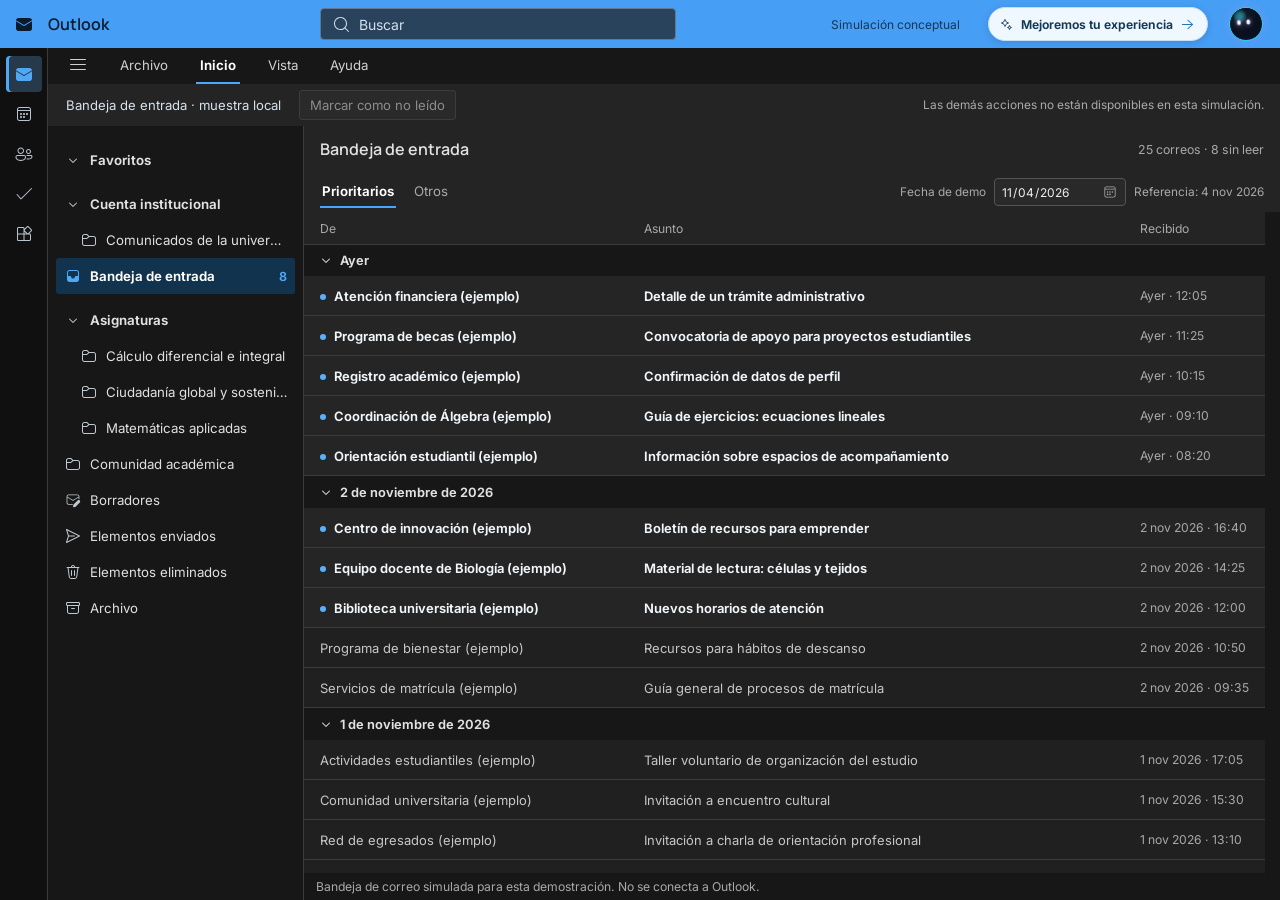
<file: index.html>
<!doctype html>
<html lang="es">
<head>
  <meta charset="utf-8">
  <meta name="viewport" content="width=device-width, initial-scale=1">
  <meta name="color-scheme" content="dark">
  <link rel="preconnect" href="https://fonts.googleapis.com">
  <link rel="preconnect" href="https://fonts.gstatic.com" crossorigin>
  <link href="https://fonts.googleapis.com/css2?family=Inter:wght@400;500;600;700&family=Manrope:wght@600;700;800&display=swap" rel="stylesheet">
  <title>Ory · Simulación de correo institucional</title>
  <link rel="stylesheet" href="styles/app.css">
</head>
<body>
  <section class="outlook-view" id="outlook-view" aria-label="Bandeja de entrada simulada">
      <header class="outlook-topbar"><div class="outlook-brand"><span class="outlook-brand-mark" aria-hidden="true"><svg class="fluent-icon" aria-hidden="true"><use href="icons/fluent.svg#mail-20-filled"></use></svg></span><span>Outlook</span></div><label class="outlook-search-wrap"><svg class="fluent-icon" aria-hidden="true"><use href="icons/fluent.svg#search-20-regular"></use></svg><input class="outlook-search" id="outlook-search" type="search" aria-label="Buscar en los correos" placeholder="Buscar"></label><div class="outlook-top-spacer"></div><span class="simulation-badge">Simulación conceptual</span><div class="orgi-cta-wrap" id="orgi-cta-wrap"><div class="orgi-cta" id="orgi-cta"><svg class="fluent-icon" aria-hidden="true"><use href="icons/fluent.svg#sparkle-20-regular"></use></svg><span>Mejoremos tu experiencia</span><svg class="fluent-icon orgi-cta-arrow" id="orgi-cta-arrow" aria-hidden="true"><use href="icons/fluent.svg#arrow-right-16-regular"></use></svg></div></div><button class="orgi-launcher" id="orgi-launcher" type="button" title="Abrir el panel de Ory" aria-label="Abrir Ory" aria-expanded="false" aria-controls="orgi-panel"><span class="orgi-avatar" id="orgi-avatar" aria-hidden="true"><svg class="orgi-avatar-art" viewBox="0 0 34 34" focusable="false" aria-hidden="true"><defs><radialGradient id="orgi-sphere" cx="32%" cy="27%"><stop offset="0" stop-color="#303944"/><stop offset=".45" stop-color="#121a25"/><stop offset="1" stop-color="#080c12"/></radialGradient></defs><g class="orgi-head"><circle cx="17" cy="17" r="16.5" fill="url(#orgi-sphere)"/><g class="orgi-eyes"><ellipse class="orgi-eye" cx="12" cy="16" rx="2" ry="2.7"/><ellipse class="orgi-eye" cx="22" cy="16" rx="2" ry="2.7"/></g></g></svg></span></button></header>
    <div class="outlook-body"><nav class="outlook-app-rail" id="outlook-app-rail" aria-label="Navegación de aplicaciones"><span class="outlook-rail-button active" aria-label="Correo" title="Correo"><svg class="fluent-icon" aria-hidden="true"><use href="icons/fluent.svg#mail-20-filled"></use></svg></span><span class="outlook-rail-button" aria-label="Calendario simulado" title="Calendario simulado"><svg class="fluent-icon" aria-hidden="true"><use href="icons/fluent.svg#calendar-20-regular"></use></svg></span><span class="outlook-rail-button" aria-label="Contactos simulados" title="Contactos simulados"><svg class="fluent-icon" aria-hidden="true"><use href="icons/fluent.svg#people-20-regular"></use></svg></span><span class="outlook-rail-button" aria-label="Tareas simuladas" title="Tareas simuladas"><svg class="fluent-icon" aria-hidden="true"><use href="icons/fluent.svg#checkmark-20-regular"></use></svg></span><span class="outlook-rail-button" aria-label="Más aplicaciones simuladas" title="Más aplicaciones simuladas"><svg class="fluent-icon" aria-hidden="true"><use href="icons/fluent.svg#apps-20-regular"></use></svg></span></nav>
      <div class="outlook-workspace"><nav class="outlook-tabsbar" aria-label="Secciones de correo"><span class="outlook-tab-menu" aria-label="Menú ilustrativo" title="Menú ilustrativo"><svg class="fluent-icon" aria-hidden="true"><use href="icons/fluent.svg#navigation-20-regular"></use></svg></span><span class="outlook-tab">Archivo</span><span class="outlook-tab active">Inicio</span><span class="outlook-tab">Vista</span><span class="outlook-tab">Ayuda</span></nav><div class="outlook-ribbon" id="outlook-ribbon" aria-label="Barra de herramientas"><span class="ribbon-context">Bandeja de entrada · muestra local</span><button id="mark-mail-read" type="button" disabled>Marcar como leído</button><span class="ribbon-note">Las demás acciones no están disponibles en esta simulación.</span></div>
        <div class="outlook-layout"><aside class="outlook-sidebar"><nav class="outlook-folders" aria-label="Carpetas simuladas">
          <span class="outlook-folder group-label"><span class="folder-icon"><svg class="fluent-icon chevron-icon" aria-hidden="true"><use href="icons/fluent.svg#chevron-down-12-regular"></use></svg></span><span class="folder-name">Favoritos</span></span>
          <span class="outlook-folder group-label"><span class="folder-icon"><svg class="fluent-icon chevron-icon" aria-hidden="true"><use href="icons/fluent.svg#chevron-down-12-regular"></use></svg></span><span class="folder-name" title="Cuenta institucional de demostración">Cuenta institucional</span></span>
          <span class="outlook-folder indent"><span class="folder-icon"><svg class="fluent-icon" aria-hidden="true"><use href="icons/fluent.svg#folder-16-regular"></use></svg></span><span class="folder-name" title="Comunicados de la universidad">Comunicados de la universidad</span></span>
          <span class="outlook-folder active" aria-current="page"><span class="folder-icon"><svg class="fluent-icon" aria-hidden="true"><use href="icons/fluent.svg#mail-inbox-16-filled"></use></svg></span><span class="folder-name">Bandeja de entrada</span><span class="folder-count" id="unread-count"></span></span>
          <span class="outlook-folder group-label"><span class="folder-icon"><svg class="fluent-icon chevron-icon" aria-hidden="true"><use href="icons/fluent.svg#chevron-down-12-regular"></use></svg></span><span class="folder-name">Asignaturas</span></span>
          <span class="outlook-folder indent"><span class="folder-icon"><svg class="fluent-icon" aria-hidden="true"><use href="icons/fluent.svg#folder-16-regular"></use></svg></span><span class="folder-name" title="Cálculo diferencial e integral">Cálculo diferencial e integral</span></span>
          <span class="outlook-folder indent"><span class="folder-icon"><svg class="fluent-icon" aria-hidden="true"><use href="icons/fluent.svg#folder-16-regular"></use></svg></span><span class="folder-name" title="Ciudadanía global y sostenibilidad">Ciudadanía global y sostenibilidad</span></span>
          <span class="outlook-folder indent"><span class="folder-icon"><svg class="fluent-icon" aria-hidden="true"><use href="icons/fluent.svg#folder-16-regular"></use></svg></span><span class="folder-name" title="Matemáticas aplicadas">Matemáticas aplicadas</span></span>
          <span class="outlook-folder"><span class="folder-icon"><svg class="fluent-icon" aria-hidden="true"><use href="icons/fluent.svg#folder-16-regular"></use></svg></span><span class="folder-name">Comunidad académica</span></span>
          <span class="outlook-folder"><span class="folder-icon"><svg class="fluent-icon" aria-hidden="true"><use href="icons/fluent.svg#mail-edit-20-regular"></use></svg></span><span class="folder-name">Borradores</span></span>
          <span class="outlook-folder"><span class="folder-icon"><svg class="fluent-icon" aria-hidden="true"><use href="icons/fluent.svg#send-16-regular"></use></svg></span><span class="folder-name">Elementos enviados</span></span>
          <span class="outlook-folder"><span class="folder-icon"><svg class="fluent-icon" aria-hidden="true"><use href="icons/fluent.svg#delete-16-regular"></use></svg></span><span class="folder-name">Elementos eliminados</span></span>
          <span class="outlook-folder"><span class="folder-icon"><svg class="fluent-icon" aria-hidden="true"><use href="icons/fluent.svg#archive-16-regular"></use></svg></span><span class="folder-name">Archivo</span></span>
        </nav></aside>
          <section class="outlook-main"><div class="inbox-heading"><h1>Bandeja de entrada</h1><span class="meta" id="inbox-count"></span></div><div class="inbox-toolbar"><div class="inbox-tabs" role="tablist" aria-label="Vista de la bandeja"><span id="outlook-focused-tab" class="inbox-tab active" role="tab" aria-selected="true">Prioritarios</span><span class="inbox-tab" role="tab" aria-selected="false" aria-disabled="true" title="Pestaña ilustrativa de la simulación">Otros</span></div><div class="inbox-controls"><label for="demo-reference-date">Fecha de demo</label><span class="date-input"><input id="demo-reference-date" type="date" value="2026-11-04" aria-label="Fecha de referencia para agrupar correos"><svg class="fluent-icon" aria-hidden="true"><use href="icons/fluent.svg#calendar-20-regular"></use></svg></span><span id="inbox-date-summary"></span></div></div><div class="outlook-message-stage"><div class="outlook-mail-list" id="outlook-mail-list" aria-label="Correos recientes"><div class="outlook-columns" id="outlook-header-strip"><span>De</span><span>Asunto</span><span>Recibido</span></div></div><aside class="outlook-reading-pane hidden" id="outlook-reading-pane" aria-label="Panel de lectura" aria-live="polite"><div class="reading-pane-head"><h2 id="reading-subject">Mensaje</h2><button id="close-reading-pane" type="button" aria-label="Cerrar panel de lectura"><svg class="fluent-icon" aria-hidden="true"><use href="icons/fluent.svg#dismiss-20-regular"></use></svg></button></div><div id="reading-content"></div></aside></div><p class="inbox-note" id="outlook-error" role="alert" hidden></p><p class="inbox-note">Bandeja de correo simulada para esta demostración. No se conecta a Outlook.</p></section></div>
      </div>
    </div>
  </section>
  <div class="orgi-backdrop" id="orgi-backdrop"></div><aside class="orgi-panel" id="orgi-panel" aria-label="Panel de Ory" aria-hidden="true"><div class="orgi-panel-head"><div class="orgi-panel-brand"><span class="orgi-mark" aria-hidden="true"><svg class="fluent-icon" aria-hidden="true"><use href="icons/fluent.svg#arrow-right-16-regular"></use></svg></span>Ory</div><button class="orgi-close" id="orgi-close" type="button" aria-label="Cerrar panel"><svg class="fluent-icon" aria-hidden="true"><use href="icons/fluent.svg#dismiss-20-regular"></use></svg></button></div><div class="orgi-promise"><strong>Del correo disperso a un seguimiento claro.</strong><p>Ory te ayuda a revisar comunicaciones y decidir qué merece convertirse en un compromiso.</p></div><h2>Comunicaciones para revisar</h2><div class="orgi-attention-list" id="orgi-attention-list"></div><h2>Sugerencia rápida</h2><p class="orgi-tip">Revisá el asunto y el contexto antes de confirmar una acción. Las sugerencias son orientativas; vos decidís qué hacer.</p><button class="orgi-primary" id="open-control-center" type="button">Abrir centro de control</button></aside>
  <section class="transition hidden" id="orgi-transition" data-phase="intro" aria-labelledby="transition-title">
    <div class="transition-layout">
      <div class="transition-story">
        <div class="transition-portrait" id="transition-portrait" aria-hidden="true"></div>
        <div class="transition-copy" aria-live="polite" aria-atomic="true"><h1 id="transition-title">Hagamos espacio para lo importante.</h1><p id="transition-description">Soy Ory. Te muestro cómo pasar de comunicaciones dispersas a un centro de control más claro.</p></div>
        <div class="transition-actions"><button class="transition-start" id="transition-start" type="button">Organizar mi espacio</button><button class="transition-finish" id="transition-finish" type="button" tabindex="-1">Ir a mi centro de control</button><button class="transition-back" id="transition-back" type="button" aria-label="Volver a la bandeja" title="Volver a la bandeja"><svg class="fluent-icon" aria-hidden="true"><use href="icons/fluent.svg#arrow-left-16-regular"></use></svg></button></div>
      </div>
      <div class="transition-visual" aria-hidden="true"><div class="transition-canvas"><div class="transition-card transition-card-a"><span class="transition-card-icon">✳</span><span><strong>Comunicaciones</strong><small>Lo que llega a tu bandeja</small></span></div><div class="transition-card transition-card-b"><span class="transition-card-icon">◇</span><span><strong>Por revisar</strong><small>Lo que necesita tu atención</small></span></div><div class="transition-card transition-card-c"><span class="transition-card-icon">✓</span><span><strong>Compromisos</strong><small>Lo que decidís hacer</small></span></div></div><div class="transition-visual-bottom"><span class="transition-visual-signal"></span><span id="transition-caption">Un lugar para ver lo que importa</span></div></div>
    </div>
  </section>
  <main class="app hidden" id="dashboard-app">
    <aside class="sidebar">
      <div class="sidebar-heading"><div class="brand">Ory</div></div>
      <nav id="primary-navigation" aria-label="Navegación principal">
        <button type="button" data-view="home" aria-current="page"><span class="nav-icon" aria-hidden="true"><svg class="fluent-icon" aria-hidden="true"><use href="icons/fluent.svg#home-20-filled"></use></svg></span><span class="nav-label">Inicio</span></button>
        <button type="button" data-view="communications"><span class="nav-icon" aria-hidden="true"><svg class="fluent-icon" aria-hidden="true"><use href="icons/fluent.svg#mail-20-regular"></use></svg></span><span class="nav-label">Comunicaciones</span></button>
        <button type="button" data-view="tasks"><span class="nav-icon" aria-hidden="true"><svg class="fluent-icon" aria-hidden="true"><use href="icons/fluent.svg#checkmark-20-regular"></use></svg></span><span class="nav-label">Mis compromisos</span></button>
      </nav>
      <button class="dashboard-return" id="back-to-inbox" type="button" title="Volver a bandeja demo" aria-label="Volver a bandeja demo"><svg class="fluent-icon" aria-hidden="true"><use href="icons/fluent.svg#arrow-left-16-regular"></use></svg><span class="sidebar-return-label">Bandeja demo</span></button>
    </aside>
    <div class="main-content">
    <p id="app-error" class="message hidden" role="alert"></p>

    <section id="home-view" aria-labelledby="home-title">
      <h2 id="home-title" class="hidden">Inicio</h2>
      <div id="category-grid" class="category-grid" aria-label="Categorías de comunicaciones"></div>
      <div class="home-priority-grid">
      <section class="requires-attention" id="requires-attention" aria-labelledby="requires-attention-title">
        <h2 id="requires-attention-title">Por revisar</h2>
        <div class="priority-footer"><button class="button" id="explore-messages" type="button"><span aria-hidden="true">+</span> Ver más</button></div>
        <div id="priority-list" class="priority-list" aria-live="polite"></div>
        <p id="priority-empty" class="priority-empty hidden">No hay comunicaciones pendientes de revisión.</p>
      </section>
      <div class="home-status-column">
      <section class="communication-status" id="communication-status" aria-labelledby="status-title">
        <h2 id="status-title">Estado de tus comunicaciones</h2>
        <div class="review-visual" aria-live="polite">
          <div class="review-donut" role="img" aria-label="Revisadas: 0; sin revisar: 0"><div class="review-center"><strong class="review-percent">0%</strong></div></div>
          <div class="review-legend"><span class="reviewed-dot">Revisadas <strong class="reviewed-count">0</strong></span><span class="unreviewed-dot">Sin revisar <strong class="unreviewed-count">0</strong></span></div>
          <p id="review-support" class="review-support">0 de 0 comunicaciones revisadas</p>
        </div>
        <p class="review-empty hidden">No hay comunicaciones para revisar.</p>
      </section>
        <div class="orgi-chat-compose" aria-label="Conversa con Ory">
          <svg class="fluent-icon orgi-chat-icon" aria-hidden="true"><use href="icons/fluent.svg#sparkle-20-regular"></use></svg>
          <input type="text" aria-label="Conversa con Ory" placeholder="Conversa con Ory...">
          <button class="orgi-send-button" type="button" aria-label="Enviar mensaje"><svg class="fluent-icon" aria-hidden="true"><use href="icons/fluent.svg#send-16-regular"></use></svg></button>
        </div>
      </div>
      </div>
    </section>

    <section id="communications-view" class="hidden" aria-labelledby="communications-title">
      <div class="panel-heading" style="padding:0 0 10px;border:0"><h2 id="communications-title">Comunicaciones</h2><span id="communications-count" class="muted"></span></div>
      <form class="communication-search" id="global-search-form" role="search"><svg class="fluent-icon" aria-hidden="true"><use href="icons/fluent.svg#search-20-regular"></use></svg><input class="global-search" id="global-search" type="search" aria-label="Buscar comunicaciones por asunto, remitente, contenido disponible o categoría" placeholder="Buscar comunicaciones…"></form>
      <form class="toolbar" id="filters" role="search">
        <div class="filter-fields">
          <label class="filter-field" for="category-filter">Categoría<select id="category-filter" aria-label="Filtrar por categoría"><option value="">Todas las categorías</option></select></label>
          <label class="filter-field" for="review-filter">Estado de revisión<select id="review-filter" aria-label="Filtrar por estado de revisión"><option value="">Todas las revisiones</option><option value="unreviewed">Sin revisar</option><option value="reviewed">Revisadas</option></select></label>
          <label class="filter-field" for="relevance-filter">Relevancia<select id="relevance-filter" aria-label="Filtrar por relevancia marcada por vos"><option value="">Toda relevancia</option><option value="relevant">Relevantes para vos</option><option value="not-relevant">Sin marcar como relevantes</option></select></label>
        </div>
        <div class="filter-actions"><button class="button filter-clear" id="reset" type="button" disabled><svg class="fluent-icon" aria-hidden="true" viewBox="0 0 20 20"><path d="M4.2 5.8A6.5 6.5 0 1 1 3.5 10H5a5 5 0 1 0 .7-3.3L8 9H2V3l2.2 2.8Z"/></svg>Limpiar filtros</button></div>
      </form>
      <div class="comm-layout">
          <section class="panel list-panel" aria-labelledby="mail-list-title"><div class="panel-heading"><h2 id="mail-list-title">Resultados</h2><button class="sort" id="sort" type="button" aria-label="Ordenar por fecha descendente">Fecha <svg class="fluent-icon" aria-hidden="true"><use href="icons/fluent.svg#arrow-down-16-regular"></use></svg></button></div><div class="scroll" id="mail-list" aria-live="polite"><p class="empty">Cargando muestra…</p></div><nav class="mail-pagination" id="mail-pagination" aria-label="Paginación de comunicaciones"><p class="pagination-summary" id="pagination-summary" aria-live="polite"></p><div class="pagination-controls" id="pagination-controls"></div></nav></section>
      </div>
    </section>

    <section id="tasks-view" class="hidden" aria-labelledby="tasks-title">
      <div class="task-toolbar"><h2 id="tasks-title">Mis compromisos</h2><label>Organizar por <select id="task-grouping" aria-label="Organizar compromisos"><option value="status">Estado</option><option value="date">Fecha confirmada</option><option value="course">Materia</option></select></label></div>
      <div id="task-overview" class="task-overview" aria-live="polite"></div>
      <div id="task-list" class="task-groups" aria-live="polite"></div>
    </section>
    </div>
  </main>

  <dialog id="detail-dialog" aria-labelledby="detail-subject"><button class="button detail-close" id="close-detail" type="button">Cerrar</button><div id="detail-content"></div></dialog>
  <dialog id="task-dialog" aria-labelledby="task-dialog-title">
    <form id="task-form">
      <h2 id="task-dialog-title">Crear compromiso</h2><p class="muted" id="task-source"></p>
      <label class="field">Título<input id="task-title" required maxlength="180"></label>
      <label class="field">Descripción<textarea id="task-description" rows="3"></textarea></label>
      <div class="field-grid"><label class="field">Fecha (opcional)<input id="task-due" type="date"></label><label class="field">Materia (opcional)<input id="task-course" maxlength="120"></label></div>
      <p class="muted">La fecha es opcional y solo se guardará si la confirmás acá.</p>
      <div class="task-controls"><button class="button primary" type="submit">Guardar compromiso</button><button class="button" id="cancel-task" type="button">Cancelar</button></div>
    </form>
  </dialog>

  <script src="scripts/core.js" defer></script>
  <script src="scripts/outlook.js" defer></script>
  <script src="scripts/dashboard.js" defer></script>
  <script src="scripts/dashboard-events.js" defer></script>
  <script src="scripts/orgi-avatar.js" defer></script>
  <script src="scripts/app.js" defer></script>
</body>
</html>
</file>
<file: styles/app.css>
:root {
      --font-body: Inter, ui-sans-serif, system-ui, -apple-system, "Segoe UI", sans-serif;
      --font-display: Manrope, Inter, ui-sans-serif, system-ui, sans-serif;
      --text-xs: 0.75rem; --text-sm: 0.8125rem; --text-base: 0.875rem;
      --text-card: 1rem; --text-title: 1.5rem; --text-kpi: 1.75rem;
      font-family: var(--font-body);
      color-scheme: dark; background: #0B1120; color: #F8FAFC;
      --bg: #0B1120; --surface: #121c2b; --raised: #1e2c40; --line: #34445b;
      --text: #F8FAFC; --muted: #A8B4C5; --blue: #3B82F6; --cyan: #22D3EE;
      --amber: #F59E0B; --green: #10B981; --red: #EF4444; --accent: #9ccaff;
      --orgi-bg: #0E1420; --orgi-sidebar: #111827; --orgi-surface: #171F30; --orgi-surface-hover: #202A40; --orgi-border: #2A354A;
      --orgi-text: #F5F7FF; --orgi-text-muted: #A6B3C8;
      --orgi-blue: #4A9EFF; --orgi-purple: #826BFF; --orgi-lavender: #A68AFF;
      --orgi-success: #34D5A0; --orgi-warning: #FFBF69; --orgi-danger: #FF6B81;
      --orgi-avatar-body: #0B1020; --orgi-avatar-eyes: #F5FAFF; --orgi-avatar-outline: #22D3EE; --orgi-avatar-glow: #A78BFA;
      --space-1: 4px; --space-2: 8px; --space-3: 12px; --space-4: 16px; --space-6: 24px; --space-8: 32px;
      --radius-card: 16px; --radius-control: 10px;
    }
    * { box-sizing: border-box; }
    body { margin: 0; min-width: 320px; min-height: 100vh; }
    button, input, select, textarea { font: inherit; color: inherit; }
    button { cursor: pointer; }
    :focus-visible { outline: 3px solid var(--accent); outline-offset: 2px; }
    .app { width: min(1600px, 100%); min-height: 100vh; margin: auto; padding: var(--space-4); display: grid; grid-template-columns: 224px minmax(0, 1fr); gap: var(--space-6); transition: grid-template-columns 200ms ease; }
    .sidebar { position: sticky; top: var(--space-4); display: flex; flex-direction: column; min-width: 0; height: calc(100vh - 32px); padding: var(--space-4) var(--space-2); border-right: 1px solid var(--line); background: #0e1827; border-radius: 14px; }
    .sidebar-heading { display: flex; align-items: center; justify-content: space-between; gap: 8px; padding: 0 4px 18px; }
    .brand { min-width: 0; color: var(--text); font-family: var(--font-display); font-size: 24px; font-weight: 800; letter-spacing: -.035em; }
    .sidebar nav { display: grid; gap: 6px; }
    .sidebar nav button { display: flex; align-items: center; gap: 12px; width: 100%; min-width: 0; padding: 11px 12px; border: 1px solid transparent; border-radius: var(--radius-control); background: transparent; color: var(--muted); text-align: left; transition: background-color 160ms ease, border-color 160ms ease, color 160ms ease, padding 200ms ease; }
    .sidebar nav button:hover { background: var(--surface); color: var(--text); }
    .sidebar nav button[aria-current="page"] { background: #1b304a; border-color: #426386; color: var(--text); font-weight: 650; }
    .nav-icon { display:inline-flex;align-items:center;justify-content:center;width:20px;color:var(--cyan); }
    .nav-label { min-width: 0; overflow: hidden; max-width: 180px; white-space: nowrap; opacity: 1; transition: max-width 180ms ease, opacity 120ms ease; }
    .app.sidebar-collapsed { grid-template-columns: 68px minmax(0, 1fr); }
    .sidebar-collapsed .sidebar { padding: 12px 6px; }
    .sidebar-collapsed .sidebar-heading { justify-content: center; padding: 0 0 18px; }
    .sidebar-collapsed .brand { display: none; }
    .sidebar-collapsed .sidebar nav button { justify-content: center; gap: 0; padding: 11px 8px; }
    .sidebar-collapsed .nav-label { max-width: 0; opacity: 0; }
    .main-content { min-width: 0; padding: 0 10px 28px 0; }
    #dashboard-app.home-view-active .main-content { padding-bottom: 0; }
    .main-content > section { width: 100%; min-width: 0; }
    h1 { margin: 0; font-family: var(--font-display); font-size: var(--text-title); font-weight: 700; letter-spacing: -.035em; }
    .subtitle { margin: 2px 0 0; color: var(--muted); font-size: .875rem; line-height: 1.25; }
    h2 { margin: 0 0 12px; font-family: var(--font-display); font-size: 1.125rem; font-weight: 600; letter-spacing: -.015em; }
    h3 { margin: 0; font-family: var(--font-display); font-size: var(--text-card); font-weight: 600; }
    .attention-count { font-family: var(--font-display); font-weight: 700; }
    button, input, select, textarea, .button { font-family: var(--font-body); font-size: var(--text-base); }
    .notice, .message { margin: 0 0 14px; padding: 9px 12px; border: 1px solid #6c5328; border-radius: var(--radius-control); background: #211c14; color: #f7d795; font-size: .84rem; line-height: 1.5; }
    .message { border-color: #76504d; background: #2b1e20; color: #ffd0cc; }
    .hidden { display: none !important; }
    .outlook-view,.transition,#dashboard-app { transition: opacity 180ms ease, transform 180ms ease; }
    .outlook-view.is-leaving,.transition.is-leaving { opacity: 0; transform: translateY(-6px); pointer-events: none; }
    .transition.is-arriving,#dashboard-app.is-arriving { opacity: 0; transform: translateY(8px); }
    .main-content > section.is-view-entering { animation: dashboard-view-enter 200ms ease both; }
    @keyframes dashboard-view-enter { from { opacity: 0; } to { opacity: 1; } }
    .global-search { width: 100%; }
    .communication-search { position:relative; margin: 0 0 18px; }
    .communication-search .fluent-icon { position:absolute;left:14px;top:50%;width:19px;height:19px;transform:translateY(-50%);color:var(--muted);pointer-events:none; }
    .communication-search input { width:100%;height:46px;padding-left:44px;border-color:#3b4b62;border-radius:10px;background:#111b2a; }
    .filter-fields { display:grid;grid-template-columns:repeat(3,minmax(0,1fr));gap:14px; }
    .filter-field { display:grid;min-width:0;gap:6px;color:var(--muted);font-size:var(--text-xs);font-weight:600; }
    .filter-field select { width:100%;min-width:0;height:42px;padding:8px 11px;border-radius:9px;color:var(--text); }
    .filter-actions { display:flex;justify-content:flex-end;margin-top:12px; }
    .filter-clear { min-height:36px;padding:6px 10px;border-color:transparent;background:transparent;color:#a9cfff; }
    .filter-clear:hover:not(:disabled) { border-color:#354964;background:#17263a; }
    .filter-clear:disabled { cursor:not-allowed;opacity:.48; }
    .text-link { border: 0; padding: 4px 0; background: transparent; color: #8fc5ff; text-decoration: underline; text-underline-offset: 3px; }
    .communication-status { margin: 0; }
    .home-priority-grid { display: grid; grid-template-columns: minmax(0, 2.25fr) minmax(0, 1fr); gap: clamp(20px, 3vw, 36px); margin: var(--space-6) 0 0; align-items: start; }
    .home-priority-grid > * { min-width: 0; margin: 0; }
    .home-status-column { display: grid; align-content: start; gap: clamp(16px, 2vw, 24px); min-width: 0; }
    .orgi-chat-compose { display: grid; grid-template-columns: 22px minmax(0, 1fr) 40px; align-items: center; gap: 10px; }
    .orgi-chat-icon { width: 22px; height: 22px; flex: none; color: var(--cyan); filter: drop-shadow(0 0 5px #22d3ee88); }
    .orgi-chat-compose input { width: 100%; min-width: 0; }
    .orgi-send-button { display: grid; place-items: center; width: 40px; height: 40px; min-height: 40px; padding: 0; border: 1px solid #2d7291; border-radius: 10px; background: #123944; color: var(--cyan); }
    .orgi-send-button:hover { border-color: #3d93b1; background: #174859; }
    .orgi-send-button .fluent-icon { width: 18px; height: 18px; }
    .requires-attention h2, .communication-status > h2 { margin-bottom: var(--space-4); }
    .communication-status > h2 { text-align:center; }
    .priority-list { display: grid; gap: 5px; }
    .priority-list.aligned { height: var(--priority-list-height); grid-template-rows: repeat(4, minmax(0, 1fr)); }
    .priority-item { display: grid; gap: 5px; width: 100%; min-width: 0; padding: 10px 12px; border: 1px solid transparent; border-radius: 9px; background: #ffffff08; color: var(--text); text-align: left; cursor: pointer; }
    .priority-item:hover, .priority-item:focus-visible { border-color: #ffffff18; background: #ffffff0d; }
    .priority-item strong { overflow-wrap: anywhere; font-size: .9rem; font-weight: 600; }
    .priority-item small { color: var(--muted); font-size: .78rem; }
    .priority-empty { margin: 0; color: var(--muted); font-size: var(--text-sm); }
    .priority-footer { margin: -8px 0 var(--space-3); }
    .priority-footer .button { min-height:34px;padding:6px 10px;font-size:.84rem; }
    @media (max-width: 820px) { .home-priority-grid { grid-template-columns: minmax(0, 1fr); } }
    .review-visual { display:grid;grid-template-columns:minmax(0,1fr);justify-items:center;gap:12px; }
    .review-donut { display: grid; place-items: center; width: clamp(180px, 16vw, 212px); aspect-ratio: 1; border-radius: 50%; background: conic-gradient(var(--cyan) var(--reviewed-percent, 0%), var(--line) 0); }
    .review-center { display: grid; place-items: center; width: calc(100% - 44px); aspect-ratio: 1; border-radius: 50%; background: var(--bg); }
    .review-percent { font-family: var(--font-display); font-size: clamp(2.25rem, 3vw, 2.5rem); font-weight: 700; }
    .review-legend { display:flex;flex-wrap:wrap;justify-content:center;gap:8px 22px;color:var(--muted); }
    .review-legend span { display:flex;align-items:center;gap:var(--space-2); }
    .review-legend strong { margin-left:4px;color:var(--text);font-family:var(--font-display);font-weight:600; }
    .review-legend .reviewed-dot::before, .review-legend .unreviewed-dot::before { content: ""; flex: none; width: 9px; height: 9px; border-radius: 50%; background: var(--cyan); }
    .review-legend .unreviewed-dot::before { background: var(--line); }
    .review-support { grid-column: 1 / -1; margin: 0; color: var(--muted); font-size: var(--text-sm); text-align: center; }
    .review-empty { margin: var(--space-3) 0 0; color: var(--muted); font-size: var(--text-sm); }
    @media (max-width: 1100px) { .review-donut { width: clamp(160px, 20vw, 200px); } }
    .category-grid { display: grid; min-width: 0; grid-template-columns: repeat(3, minmax(0, 1fr)); gap: 10px; }
    .category-card { width: 100%; min-width: 0; min-height: 64px; display: grid; grid-template-columns: 30px minmax(0, 1fr) auto; gap: 9px; align-items: center; text-align: left; padding: 10px 12px; border: 1px solid var(--line); border-radius: 12px; background: var(--surface); transition: background-color 180ms ease, border-color 180ms ease, transform 180ms ease; }
    .category-card:hover { background: var(--raised); border-color: #44556d; transform: translateY(-2px); }
    .commitment-category-card { grid-template-columns:38px minmax(0,1fr) auto;background:#211E3C;border-color:#7565B4;color:#F5FAFF; }
    .commitment-category-card:hover { background:#2B274A;border-color:#8A7BC8;transform:translateY(-1px); }
    .commitment-category-card .category-icon { width:38px;height:38px;background:#302A52;color:#B5A0FA; }
    .commitment-category-card .category-icon .fluent-icon { width:24px;height:24px; }
    .commitment-category-card small { display:block; }
    .commitment-category-card .count,.commitment-category-card .category-arrow { color:#D5C8FF; }
    .category-icon { display: grid; place-items: center; width: 32px; height: 32px; border-radius: 10px; background: #1a2a3d; color: var(--cyan); }
    .category-card strong { display: block; margin-bottom: 5px; font-size: 1rem; }
    .category-card small { display: none; color: var(--muted); line-height: 1.4; }
    .category-card .category-secondary { display: none; }
    .category-tail { display: grid; justify-items: end; gap: 10px; }
    .category-arrow { color: var(--accent); }
    .count { color: #83c8ff; font-weight: 650; }
    .unclassified-link { margin: 10px 0 0; padding: 0; border: 0; background: transparent; color: var(--muted); font: inherit; font-size: var(--text-xs); text-decoration: underline; text-underline-offset: 3px; }
    .unclassified-link:hover { color: var(--text); }
    .upcoming-list { display: grid; grid-template-columns: repeat(3, minmax(0, 1fr)); gap: 10px; }
    .upcoming-item, .task-card { border: 1px solid var(--line); border-radius: 12px; background: var(--surface); padding: 12px; }
    .upcoming-item strong, .task-card h3 { display: block; overflow-wrap: anywhere; }
    .upcoming-item p, .task-card p { margin: 7px 0 0; white-space: pre-wrap; line-height: 1.45; }
    .muted, .meta { color: var(--muted); font-size: .82rem; }
    .toolbar { display:block;margin:0 0 18px; }
    input, select, textarea, .button { min-height: 40px; padding: 8px 11px; border: 1px solid var(--line); border-radius: 8px; background: var(--surface); }
    textarea { min-height: 88px; resize: vertical; }
    .button { display: inline-flex; align-items: center; justify-content: center; gap: 6px; text-decoration: none; transition: background-color 180ms ease, border-color 180ms ease; }
    .button.primary { background: #17467a; border-color: #3269aa; }
    .button.danger { border-color: #875452; color: #ffd0cc; }
    .comm-layout { display: grid; grid-template-columns: minmax(0, 1fr); gap: 12px; min-height: 60vh; }
    .panel { border: 1px solid var(--line); border-radius: 14px; background: var(--surface); min-height: 0; }
    .list-panel { display: flex; flex-direction: column; overflow: hidden; }
    .panel-heading { display: flex; justify-content: space-between; align-items: center; gap: 10px; padding: 12px 14px; border-bottom: 1px solid var(--line); }
    .sort { border: 0; background: transparent; color: var(--accent); padding: 5px; }
    .scroll { overflow: auto; padding: 5px; }
    .mail-pagination { display:flex;flex-wrap:wrap;align-items:center;justify-content:space-between;gap:8px;padding:10px 14px;border-top:1px solid var(--line); }
    .pagination-summary { margin:0;color:var(--muted);font-size:var(--text-sm); }
    .pagination-controls { display:flex;align-items:center;gap:5px; }
    .pagination-controls button { min-width:34px;height:34px;padding:4px 8px;border:1px solid #35465d;border-radius:7px;background:#172335;color:var(--text); }
    .pagination-controls button[aria-current="page"] { border-color:#5799d5;background:#1d3b59;color:#fff;font-weight:700; }
    .pagination-controls button:disabled { cursor:not-allowed;opacity:.45; }
    .mail-row { width: 100%; display: grid; gap: 8px; padding: 14px 16px; margin-bottom: 8px; border: 1px solid #2e4057; border-left: 3px solid #6d8ba8; border-radius: 10px; background: #172335; color: var(--text); text-align: left; transition: background-color 160ms ease, border-color 160ms ease; }
    .mail-row[data-reviewed="false"] { border-left-color: var(--amber); }
    .mail-row:hover { background: #203149; border-color: #6888a8; }
    .mail-row[aria-pressed="true"] { background: #203a56; border-color: #83b7e6; border-left-color: var(--cyan); }
    .mail-subject { display: block; overflow-wrap: anywhere; line-height: 1.35; font-size: 1rem; font-weight: 650; }
    .mail-byline, .mail-meta { display: flex; flex-wrap: wrap; gap: 6px 12px; align-items: center; color: var(--muted); font-size: .8rem; }
    .mail-badges { display: flex; flex-wrap: wrap; gap: 6px; }
    .home-row-badges { display: flex; align-items: center; justify-content: end; flex-wrap: wrap; gap: 5px; }
    .mail-suggestion { color: #bdd0e2; font-size: .82rem; line-height: 1.4; }
    .mail-suggestion::before { content: "Posible acción · "; color: var(--muted); }
    .badge { display: inline-flex; align-items: center; padding: 3px 8px; border: 1px solid #51667e; border-radius: 6px; color: #d8e8f8; font-size: .75rem; }
    .badge.pending { border-color: #8a6a30; color: #f9d794; }
    .badge.reviewed { border-color: #357760; color: #a0e7cc; }
    .badge.relevance { border-color: #2d7291; color: #9de7f2; }
    .badge.commitment-badge { border-color: #526579; color: #cbd7e4; }
    .decision-dot { width: 7px; height: 7px; display: inline-block; border-radius: 50%; background: var(--amber); }
    .decision-dot.reviewed { background: var(--green); }
    .empty { padding: 18px; color: var(--muted); line-height: 1.5; }
    .task-toolbar { display: flex; justify-content: space-between; align-items: center; gap: 12px; margin-bottom: 12px; }
    .task-groups { display: grid; gap: 16px; }
    .task-group { padding: 16px; border: 1px solid var(--line); border-radius: 14px; background: var(--surface); }
    .task-empty { max-width: 620px; padding: 34px; border: 1px solid #436180; border-radius: 16px; background: #172a40; }
    .task-empty h3 { font-size: 1.25rem; }
    .task-empty p { color: #c0d1e0; line-height: 1.55; }
    .task-empty .button { margin-top: 10px; }
    .task-overview { display: flex; flex-wrap: wrap; gap: 10px; margin-bottom: 14px; }
    .task-overview .summary-card { min-width: 150px; }
    .task-group h2 { display: flex; justify-content: space-between; align-items: center; margin-bottom: 8px; }
    .task-grid { display: grid; grid-template-columns: repeat(2, minmax(0, 1fr)); gap: 8px; }
    .task-head, .task-controls { display: flex; justify-content: space-between; align-items: center; gap: 8px; flex-wrap: wrap; }
    .task-controls { justify-content: flex-start; margin-top: 10px; }
    .tag { display: inline-block; padding: 3px 8px; border: 1px solid #526579; border-radius: 999px; font-size: .75rem; }
    .task-state-pendiente { border-color: #725b2b; color: #f5d68f; }
    .task-state-en_progreso { border-color: #355f89; color: #9acbff; }
    .task-state-finalizada { border-color: #246a52; color: #8be0bd; }
    .task-overdue { border-color: #814443 !important; color: #ffb7b5 !important; }
    dialog { width: min(500px, 100vw); height: 100dvh; max-height: none; margin: 0 0 0 auto; padding: 22px; border: 1px solid #293850; border-radius: 16px 0 0 16px; background: #111c2b; color: inherit; overflow: auto; box-shadow: -24px 0 70px #0006; }
    dialog[open] { animation: drawer-in 190ms ease-out; }
    dialog::backdrop { background: #05080dbb; animation: backdrop-in 190ms ease-out; }
    @keyframes drawer-in { from { transform: translateX(24px); opacity: .7; } to { transform: translateX(0); opacity: 1; } }
    @keyframes backdrop-in { from { opacity: 0; } to { opacity: 1; } }
    .detail-close { float: right; }
    .detail-block { clear: both; margin-top: 14px; padding: 16px; border: 1px solid var(--line); border-radius: 12px; background: #17263a; }
    .detail-block h3 { margin-bottom: 9px; }
    .detail-subject { margin: 10px 0 6px; font-size: 1.45rem; line-height: 1.3; }
    .detail-header { padding-bottom: 14px; border-bottom: 1px solid var(--line); }
    .detail-header p { margin: 7px 0; }
    .detail-actions .task-controls { display: grid; grid-template-columns: 1fr 1fr; }
    .detail-actions .button.primary { grid-column: 1 / -1; min-height: 46px; font-weight: 650; }
    .detail-dl { display: grid; grid-template-columns: 140px 1fr; gap: 8px 12px; margin: 10px 0; }
    .detail-dl dt { color: var(--muted); }
    .detail-dl dd { margin: 0; overflow-wrap: anywhere; }
    .field { display: grid; gap: 6px; margin: 10px 0; }
    .field label { color: #d8e2ed; font-size: .88rem; }
    .field-grid { display: grid; grid-template-columns: 1fr 1fr; gap: 0 10px; }
    @media (max-width: 1100px) { .app { grid-template-columns: 184px minmax(0, 1fr); gap: 16px; } .category-grid { grid-template-columns: repeat(2, minmax(0, 1fr)); } }
    @media (max-width: 820px) { .app { grid-template-columns: minmax(0, 1fr); gap: 8px; padding: 12px 16px; } .app.sidebar-collapsed { grid-template-columns: minmax(0, 1fr); } .sidebar { position: static; width: 100%; height: auto; padding: 0; border: 0; } .sidebar-heading { padding: 0 0 8px; } .sidebar-collapsed .sidebar-heading { justify-content: center; padding: 0 0 8px; } .sidebar-collapsed .brand { display: none; } .sidebar nav { display: flex; overflow-x: auto; border-bottom: 1px solid var(--line); } .sidebar nav button { justify-content: center; white-space: nowrap; } .sidebar-collapsed .sidebar nav button { flex: 1 1 0; } .main-content { padding: 16px 0 24px; } .comm-layout { min-height: 0; } .list-panel { min-height: 55vh; } }
    @media (max-width: 560px) { .app { padding: 8px 12px; } .category-grid, .upcoming-list, .task-grid { grid-template-columns: minmax(0, 1fr); } .filter-fields { grid-template-columns: minmax(0, 1fr);gap:12px; } .field-grid { grid-template-columns: minmax(0, 1fr); } .detail-dl { grid-template-columns: minmax(0, 1fr); gap: 3px; } dialog { width: 100vw; border-radius: 0; padding: 18px; } }
     @media (prefers-reduced-motion: reduce) { *, *::before, *::after { scroll-behavior: auto !important; animation-duration: .01ms !important; animation-iteration-count: 1 !important; transition-duration: .01ms !important; } }
    /* The mail shell is a local conceptual simulation, not an Outlook connection. */
    .orgi-backdrop { position:fixed;inset:46px 0 0;background:#18263838;opacity:0;pointer-events:none;transition:opacity .2s ease;z-index:5; }
    .orgi-backdrop.open { opacity:1;pointer-events:auto; }
      .orgi-panel { position:fixed;z-index:6;top:46px;right:0;width:min(420px,100vw);height:calc(100dvh - 46px);overflow:auto;padding:24px;background:var(--orgi-bg);color:var(--orgi-text);box-shadow:-18px 10px 50px #030711a6;border-left:1px solid var(--orgi-border);display:none; }
      .orgi-panel.open { display:block;animation:drawer-in .24s ease-out; }
     .orgi-panel-head { display:flex;justify-content:space-between;align-items:center; }
     .orgi-panel-brand { display:flex;align-items:center;gap:10px;font-size:1.15rem;font-weight:750; }
     .orgi-panel-brand .orgi-mark { width:34px;height:34px;background:var(--orgi-sidebar);color:var(--orgi-lavender);box-shadow:0 0 18px #826bff35; }
     .orgi-close { display:grid;place-items:center;border:0;border-radius:8px;background:transparent;color:var(--orgi-text-muted); }
     .orgi-close:hover { background:var(--orgi-surface-hover);color:var(--orgi-text); }
     .orgi-promise { margin:23px 0;padding:18px;border:1px solid var(--orgi-border);border-radius:12px;background:var(--orgi-surface); }
     .orgi-promise strong { display:block;font-size:1.04rem;line-height:1.4; }
     .orgi-promise p { margin:8px 0 0;color:var(--orgi-text-muted);font-size:.88rem;line-height:1.5; }
     .orgi-panel h2 { margin:24px 0 10px;font-size:1rem; }
     .orgi-attention-list { display:grid;gap:8px; }
     .orgi-attention-item { padding:12px;border:1px solid var(--orgi-border);border-radius:9px;background:var(--orgi-surface); }
     .orgi-attention-item strong { display:block;font-size:.88rem;line-height:1.35; }
     .orgi-attention-item small { display:block;margin-top:5px;color:var(--orgi-text-muted); }
     .orgi-tip { padding:11px 12px;border:1px solid var(--orgi-border);border-left:3px solid var(--orgi-purple);border-radius:8px;background:var(--orgi-surface);color:var(--orgi-text-muted);font-size:.84rem;line-height:1.45; }
     .orgi-primary { width:100%;min-height:46px;margin-top:22px;border:0;border-radius:8px;background:var(--orgi-blue);color:#081321;font-weight:700; }
     .orgi-primary:hover { background:var(--orgi-lavender); }
    .dashboard-return { display:flex;align-items:center;gap:12px;width:100%;min-width:0;margin-top:16px;padding:10px 12px;border:1px solid transparent;border-radius:var(--radius-control);background:transparent;color:var(--muted);text-align:left; }
    .dashboard-return:hover { background:var(--surface);color:var(--text); }
    .dashboard-return .fluent-icon { width:20px;height:20px;flex:none; }
    .sidebar-return-label { min-width:0;overflow:hidden;white-space:nowrap; }
    .sidebar-collapsed .dashboard-return { justify-content:center;gap:0;padding:11px 8px; }
     .sidebar-collapsed .sidebar-return-label { display:none; }
    /* The transition is illustrative; dashboard content and data stay untouched. */
    .transition { min-height:100dvh; display:flex; flex-direction:column; overflow:hidden; background:radial-gradient(ellipse at 76% 40%,#1c2849 0%,#111b30 43%,#0b1120 85%); color:var(--orgi-text); }
    .transition-layout { display:grid; grid-template-columns:minmax(0,1fr) minmax(0,1.02fr); align-items:center; gap:clamp(28px,6vw,100px); flex:1; width:min(1320px,100%); margin:auto; padding:clamp(32px,6vw,72px) clamp(24px,5vw,76px); transition:grid-template-columns .8s ease,gap .8s ease; }
    .transition-story { max-width:570px; }
    .transition[data-phase="intro"] .transition-layout { grid-template-columns:minmax(0,1fr) minmax(0,0fr); gap:0; }
    .transition[data-phase="ready"] .transition-layout { grid-template-columns:minmax(0,1fr) minmax(0,0fr); gap:0; }
    .transition[data-phase="intro"] .transition-story { justify-self:center; width:min(100%,600px); text-align:center; }
    .transition[data-phase="ready"] .transition-story { justify-self:center; width:min(100%,600px); text-align:center; }
    .transition[data-phase="intro"] .transition-portrait,.transition[data-phase="ready"] .transition-portrait { margin:0 auto 36px; }
    .transition[data-phase="intro"] .transition-actions { justify-content:center; }
    .transition.is-entering .transition-layout,.transition.is-finishing .transition-layout { transition:none; }
    .transition.is-entering .transition-copy,.transition.is-entering .transition-start:disabled { opacity:0; pointer-events:none; }
    .transition-portrait { display:grid; place-items:center; width:clamp(150px,17vw,210px); aspect-ratio:1; margin:0 0 36px 8px; }
    .transition-portrait .orgi-launcher { width:100%; height:100%; cursor:default; }
    .transition-portrait .orgi-launcher:hover { transform:none; }
    .transition-portrait .orgi-launcher::after { display:none; }
    .transition-portrait .orgi-avatar { width:100%; height:100%; border-width:2px; box-shadow:0 0 0 8px #7a92e412,0 0 62px #638bfa69; }
    .transition-portrait .orgi-launcher:hover .orgi-avatar { box-shadow:0 0 0 8px #7a92e412,0 0 62px #638bfa69; }
    .transition h1 { max-width:590px; margin:0; font-size:clamp(2.5rem,4.3vw,4.6rem); line-height:1.12; letter-spacing:-.06em; }
    .transition-copy { transition:opacity .26s ease,transform .26s ease; }
    .transition-copy.is-changing,.transition-visual-bottom.is-changing { opacity:0; transform:translateY(-8px); }
    .transition:not([data-phase="intro"]) .transition-copy h1 { min-height:2.25em; }
    .transition-copy p { max-width:450px; min-height:6.8em; max-height:9em; margin:20px 0 0; overflow:hidden; color:#bac9dd; font-size:clamp(.95rem,1.3vw,1.08rem); line-height:1.7; transition:opacity .5s ease,max-height .6s ease,margin .6s ease,visibility 0s; }
    .transition[data-phase="ready"] .transition-copy h1 { min-height:0; }
    .transition[data-phase="ready"] .transition-copy p { min-height:0; max-height:0; margin:0; opacity:0; visibility:hidden; }
    .transition.is-finishing .transition-copy { opacity:0; }
    .transition-actions { display:flex; flex-wrap:wrap; align-items:center; gap:12px 24px; max-height:60px; margin-top:30px; transition:max-height .6s ease,margin .6s ease; }
    .transition:not([data-phase="intro"]) .transition-actions { max-height:60px; margin-top:30px; }
    .transition[data-phase="ready"] .transition-actions { justify-content:center; margin-top:20px; }
    .transition-start { display:flex; align-items:center; justify-content:center; min-height:52px; padding:0 22px; border:0; border-radius:12px; background:#a8dbff; color:#0b1c32; font-weight:750; box-shadow:0 12px 32px #4285f43d; transition:transform .2s ease,background .2s ease,opacity .3s ease,visibility 0s; }
    .transition:not([data-phase="intro"]) .transition-start { opacity:0; visibility:hidden; pointer-events:none; }
    .transition[data-phase="ready"] .transition-start { position:absolute; }
    .transition-start:hover:not(:disabled) { transform:translateY(-2px); background:#d0edff; }
    .transition-start:disabled { opacity:.55; cursor:default; }
    .transition-finish { position:absolute; display:flex; align-items:center; justify-content:center; min-height:52px; padding:0 22px; border:0; border-radius:12px; background:#a8dbff; color:#0b1c32; font-weight:750; box-shadow:0 12px 32px #4285f43d; opacity:0; visibility:hidden; transform:translateY(10px); pointer-events:none; transition:opacity .45s ease,transform .45s ease,visibility 0s; }
    .transition[data-phase="ready"] .transition-finish { position:relative; opacity:1; visibility:visible; transform:translateY(0); pointer-events:auto; transition:opacity .45s ease .28s,transform .45s ease .28s,visibility 0s; }
    .transition.is-finishing .transition-finish { opacity:0; visibility:hidden; transform:translateY(10px); pointer-events:none; }
    .transition-finish:hover { background:#d0edff; }
    .transition-back { position:fixed; z-index:2; top:20px; left:clamp(16px,3vw,40px); display:grid; place-items:center; width:42px; height:42px; padding:0; border:1px solid #a1b9d44d; border-radius:50%; background:#19263c; color:#c0cce0; }
    .transition.is-finishing .transition-back { opacity:0; transition:opacity .25s ease; }
    .transition[data-phase="ready"]:not(.is-finishing) .transition-back { visibility:hidden; pointer-events:none; }
    .transition-back:hover { background:#263b56; color:white; }
    .transition-back .fluent-icon { width:18px; height:18px; }
    .transition[data-phase="intro"] .transition-copy p { min-height:0; max-height:0; margin:0; opacity:0; visibility:hidden; }
    .transition-visual { min-width:0; border:1px solid #8aa8e449; border-radius:24px; background:linear-gradient(150deg,#263a5a99,#151f38d9 45%,#141c32); box-shadow:0 40px 90px #050b1cb3,inset 0 1px #ffffff26; overflow:hidden; transition:opacity .7s ease,transform .7s ease,visibility 0s; }
    .transition[data-phase="intro"] .transition-visual { opacity:0; visibility:hidden; transform:translateX(-24px) scale(.96); }
    .transition.is-entering .transition-visual { opacity:0; visibility:hidden; }
    .transition.is-finishing .transition-visual { opacity:0; visibility:hidden; transition:opacity .45s ease,visibility 0s .45s; }
    .transition[data-phase="ready"] .transition-visual { opacity:0; visibility:hidden; max-height:0; border-width:0; pointer-events:none; }
    .transition-visual-bottom { display:flex; align-items:center; gap:12px; padding:18px 26px; border-top:1px solid #ffffff19; color:#c3d2e8; font-size:.75rem; transition:opacity .26s ease,transform .26s ease; }
    .transition-visual-signal { width:7px; height:7px; border-radius:50%; background:#8dcbff; box-shadow:0 0 12px #77c4ff; }
    .transition-canvas { position:relative; min-height:clamp(310px,34vw,490px); overflow:hidden; background:radial-gradient(circle at center,#6a80f125 0%,transparent 65%); }
    .transition-card { position:absolute; display:flex; align-items:center; gap:12px; width:clamp(166px,42%,245px); min-height:70px; padding:12px; border:1px solid #9eb3e058; border-radius:14px; background:#243550e8; box-shadow:0 16px 32px #070e2294; transition:top .8s ease,left .8s ease,width .8s ease,transform .8s ease,opacity .6s ease,background .8s ease; }
    .transition-card-b { transition-delay:80ms; }
    .transition-card-c { transition-delay:160ms; }
    .transition-card strong,.transition-card small { display:block; }
    .transition-card strong { font-size:.82rem; }
    .transition-card small { margin-top:5px; color:#becbe0; font-size:.65rem; line-height:1.35; }
    .transition-card-icon { display:grid; place-items:center; flex:none; width:34px; height:34px; border-radius:10px; background:#806beb40; color:#d8c9ff; font-size:1.2rem; }
    .transition-card-a { top:14%; left:8%; transform:rotate(-10deg); }
    .transition-card-b { top:37%; left:53%; transform:rotate(8deg); }
    .transition-card-c { top:70%; left:19%; transform:rotate(-5deg); }
    .transition[data-phase="intro"] .transition-card { opacity:0; transform:translateY(28px) scale(.9); }
    .transition[data-phase="collecting"] .transition-card { transform:rotate(0) scale(.93); }
    .transition[data-phase="finding"] .transition-card-a { top:22%; left:20%; transform:rotate(-3deg); }
    .transition[data-phase="finding"] .transition-card-b { top:40%; left:38%; transform:rotate(2deg); background:#344876; box-shadow:0 0 28px #a498ff73; }
    .transition[data-phase="finding"] .transition-card-c { top:64%; left:22%; transform:rotate(-2deg); }
    .transition[data-phase="arranging"] .transition-card,.transition[data-phase="ready"] .transition-card { left:18%; width:64%; transform:rotate(0); background:#263b59; }
    .transition[data-phase="arranging"] .transition-card-a,.transition[data-phase="ready"] .transition-card-a { top:18%; }
    .transition[data-phase="arranging"] .transition-card-b,.transition[data-phase="ready"] .transition-card-b { top:42%; }
    .transition[data-phase="arranging"] .transition-card-c,.transition[data-phase="ready"] .transition-card-c { top:66%; }
    .transition[data-phase="ready"] .orgi-avatar { box-shadow:0 0 0 8px #34d5a024,0 0 76px #34d5a07d; }
    @media (max-width:900px) { .transition-layout { gap:26px; } .transition h1 { font-size:clamp(2.15rem,5vw,3.5rem); } .transition-card { width:48%; } }
    @media (max-width:700px) { .transition-layout,.transition[data-phase="intro"] .transition-layout { grid-template-columns:minmax(0,1fr); padding-top:64px; padding-bottom:40px; } .transition-story { max-width:none; } .transition-portrait { width:132px; margin:0 0 24px 8px; } .transition-copy p { min-height:8.5em; } .transition-visual { max-width:560px; width:100%; max-height:500px; transition:opacity .7s ease,transform .7s ease,max-height .7s ease,visibility 0s; } .transition[data-phase="intro"] .transition-visual { max-height:0; border-width:0; } .transition[data-phase="intro"] .transition-layout { gap:0; } .transition-canvas { min-height:280px; } .transition-card { width:43%; } }
    @media (max-width:420px) { .transition h1 { font-size:2.25rem; } .transition-visual-bottom { padding:14px; } .transition-card { width:48%; padding:8px; gap:6px; } .transition-card-icon { width:28px; height:28px; } .transition-card strong { font-size:.7rem; } .transition-card small { font-size:.58rem; } .transition-card-b { left:49%; } }
    @media (prefers-reduced-motion:reduce) { .transition-card,.transition[data-phase="ready"] .transition-finish { transition:none; } }
     /* Outlook-inspired mail shell; the academic dashboard above retains its own theme. */
    .outlook-view {
      --mail-bg:#171717; --mail-panel:#242424; --mail-row:#252525; --mail-separator:#3b3b3b;
      --mail-text:#e1e1e1; --mail-muted:#a9a9a9; --mail-accent:#50a8f5;
      --mail-hover:#31373d; --mail-selected:#293949; --mail-unread:#58aeff;
      --mail-rail-width:48px; --mail-folder-width:clamp(220px,20vw,272px);
      --mail-row-height:40px; --mail-columns:minmax(0,34fr) minmax(0,52fr) minmax(98px,14fr);
      display:flex;flex-direction:column;height:100dvh;min-height:380px;overflow:hidden;
      background:var(--mail-bg);color:var(--mail-text);font-family:var(--font-body);font-size:var(--text-base);
    }
    .outlook-topbar { display:flex;flex:none;align-items:center;gap:16px;height:48px;padding:0 12px;background:#479ef5;color:#081a2b; }
     .outlook-brand { display:flex;flex:0 0 calc(var(--mail-rail-width) + var(--mail-folder-width) - 12px);align-items:center;gap:12px;min-width:0;font-family:var(--font-display);font-size:16px;font-weight:600;white-space:nowrap; }
    .outlook-brand-mark { display:grid;place-items:center;width:24px;height:24px; }
    .outlook-top-spacer { flex:1;min-width:0; }
    .outlook-body { display:grid;flex:1;min-height:0;grid-template-columns:var(--mail-rail-width) minmax(0,1fr); }
    .outlook-app-rail { display:flex;flex-direction:column;align-items:center;gap:4px;min-width:0;padding:8px 4px;background:#101010;border-right:1px solid var(--mail-separator); }
    .outlook-rail-button { display:grid;place-items:center;width:36px;height:36px;border-radius:4px;color:#b8c4ce; }
    .outlook-rail-button:hover { color:#e1e8ef; }
    .outlook-rail-button.active { background:#263a4c;color:var(--mail-accent);box-shadow:inset 3px 0 var(--mail-accent); }
    .outlook-workspace { display:flex;flex-direction:column;min-width:0;min-height:0; }
    .outlook-tabsbar { display:flex;flex:none;align-items:center;gap:24px;height:36px;padding:0 16px;background:var(--mail-bg); }
    .outlook-ribbon { display:flex;flex:none;align-items:center;gap:8px;height:42px;padding:4px 8px;background:var(--mail-panel); }
    .outlook-layout { display:grid;flex:1;min-height:0;grid-template-columns:var(--mail-folder-width) minmax(0,1fr); }
    .outlook-sidebar { min-width:0;overflow-y:auto;overflow-x:hidden;padding:8px;background:var(--mail-bg);border-right:1px solid var(--mail-separator); }
    .outlook-folders { display:flex;flex-direction:column;gap:0; }
    .outlook-folder { display:flex;align-items:center;gap:8px;width:100%;min-width:0;height:36px;padding:0 8px;border-radius:3px;color:var(--mail-text);font-size:.83rem;cursor:default; }
    .outlook-folder.active { background:#12334d;color:#fff;font-weight:650; }
    .outlook-folder.group-label { margin-top:8px;font-weight:650; }
    .outlook-folder.indent { padding-left:24px; }
    .outlook-folder .folder-icon { display:grid;place-items:center;flex:0 0 18px;color:#bfcbd2; }
    .outlook-folder.active .folder-icon { color:var(--mail-accent); }
    .outlook-folder .folder-name { flex:1;min-width:0;overflow:hidden;text-overflow:ellipsis;white-space:nowrap; }
    .outlook-folder .folder-count { flex:none;margin-left:auto;color:var(--mail-accent);font-size:.78rem; }
    .outlook-main { display:flex;flex-direction:column;min-width:0;min-height:0; }
    .inbox-heading { display:flex;flex:none;align-items:center;justify-content:space-between;gap:8px;min-height:46px;padding:0 16px;background:var(--mail-panel); }
     .inbox-heading h1 { margin:0;font-family:var(--font-display);font-size:1rem;font-weight:600;letter-spacing:0; }
    .inbox-heading .meta { color:var(--mail-muted);font-size:.77rem; }
    .inbox-toolbar { display:flex;flex:none;align-items:center;gap:16px;min-height:40px;padding:0 16px;background:var(--mail-panel);color:var(--mail-muted); }
    .outlook-message-stage { display:flex;flex:1;min-height:0;overflow:hidden; }
    .outlook-mail-list { flex:1;min-width:0;min-height:0;overflow:auto;scrollbar-gutter:stable;background:var(--mail-bg); }
    .outlook-columns,.outlook-mail { display:grid;grid-template-columns:var(--mail-columns);align-items:center; }
    .outlook-columns { position:sticky;z-index:3;top:0;min-height:32px;padding:0 4px;background:var(--mail-panel);color:var(--mail-muted);font-size:.76rem;box-shadow:0 1px var(--mail-separator); }
    .outlook-columns span { min-width:0;padding:0 12px; }
    .mail-group-label { display:flex;align-items:center;gap:8px;min-height:32px;padding:0 16px;background:var(--mail-bg);color:var(--mail-text);font-size:.8rem;font-weight:650; }
    .mail-group-label .fluent-icon { width:12px;height:12px; }
    .outlook-mail { width:100%;min-height:var(--mail-row-height);padding:0 4px;border:0;border-bottom:1px solid var(--mail-separator);border-radius:0;background:var(--mail-row);color:var(--mail-text);text-align:left;font-size:.81rem;cursor:pointer; }
    .outlook-mail.read { background:#202020; }
    .outlook-mail.unread { background:var(--mail-row); }
    .outlook-mail.selected { background:var(--mail-selected);box-shadow:inset 3px 0 var(--mail-accent); }
    .outlook-mail.selected:focus-visible { outline:1px solid #91b9dc; }
    .outlook-mail:hover:not(.selected) { background:var(--mail-hover); }
    .outlook-mail:focus-visible { outline:2px solid var(--mail-accent);outline-offset:-2px; }
    .outlook-mail .outlook-sender,.outlook-mail .outlook-subject,.outlook-mail .outlook-date { display:block;min-width:0;overflow:hidden;padding:0 12px;text-overflow:ellipsis;white-space:nowrap; }
    .outlook-mail.unread .outlook-sender,.outlook-mail.unread .outlook-subject { color:#f1f6fa;font-weight:650; }
    .outlook-mail.read .outlook-sender,.outlook-mail.read .outlook-subject { color:#c7c7c7;font-weight:400; }
    .outlook-mail.selected .outlook-sender,.outlook-mail.selected .outlook-subject { color:#fff; }
    .outlook-date { color:var(--mail-muted);font-size:.76rem; }
    .outlook-mail.unread .outlook-sender::before { display:inline-block;width:6px;height:6px;margin-right:8px;border-radius:50%;background:var(--mail-unread);content:"";vertical-align:1px; }
    .outlook-sender-cell { min-width:0;overflow:hidden;padding-left:12px; }
    .outlook-mail .outlook-sender-cell .outlook-sender { padding:0; }
    .outlook-preview { display:block;overflow:hidden;color:var(--mail-muted);font-size:.72rem;text-overflow:ellipsis;white-space:nowrap; }
    .inbox-note { flex:none;margin:0;padding:6px 12px;background:var(--mail-bg);color:var(--mail-muted);font-size:.76rem; }
      @media(prefers-reduced-motion:reduce) { .orgi-panel,.orgi-backdrop,.orgi-launcher { transition:none; }.orgi-panel.open { animation:none !important; }.orgi-avatar { animation:none !important; } }
    .outlook-search-wrap { display:flex;flex:0 1 356px;align-items:center;gap:8px;min-width:80px;height:32px;padding:0 10px;border:1px solid #63788e;border-radius:4px;background:#29435c;color:#d9e3ee; }
    .outlook-search-wrap:focus-within { outline:2px solid #163653;outline-offset:1px; }
    .outlook-search { width:100%;min-width:0;height:28px;min-height:28px;padding:3px 0;border:0;background:transparent;color:#fff;outline:0; }
    .outlook-search::placeholder { color:#d4dfeb; }
    .outlook-search:focus-visible { outline:0; }
    .simulation-badge { margin-right:12px;color:#163855;font-size:.75rem;white-space:nowrap; }
     .orgi-launcher { position:relative;display:grid;place-items:center;flex:none;width:44px;height:44px;padding:0;border:0;border-radius:50%;background:transparent;color:#fff;cursor:pointer;transition:transform .2s ease,background .2s ease; }
     .orgi-launcher-slot { display:flex;flex:none;align-items:center;justify-content:center;width:44px;height:44px; }
     .orgi-launcher:hover,.orgi-launcher[aria-expanded="true"] { transform:translateY(-1px) scale(1.04);background:#ffffff20; }
      .orgi-launcher:active { transform:scale(.94); }
      .orgi-launcher:focus-visible { outline:3px solid #fff;outline-offset:2px;box-shadow:0 0 0 5px #102d47; }
      .orgi-cta-wrap { display:flex;align-items:center;gap:2px;flex:none;min-height:34px;padding:0 6px 0 4px;border:1px solid #c7def2;border-radius:999px;background:#eff7ff;color:#123957;box-shadow:0 2px 7px #153e6130;opacity:0;transform:translateX(9px);transition:opacity .34s ease,transform .48s cubic-bezier(.2,.75,.25,1),background .18s ease,box-shadow .18s ease; }
      .orgi-cta-wrap.is-visible { opacity:1;transform:translateX(0); }
      .orgi-cta-wrap:hover { background:#fff;box-shadow:0 0 0 2px #ffffff30,0 3px 10px #153e6140; }
      .orgi-cta-wrap[hidden] { display:none !important; }
      .orgi-cta { display:inline-flex;align-items:center;gap:7px;min-height:32px;padding:0 6px;border-radius:999px;color:inherit;font-size:.76rem;font-weight:650;white-space:nowrap; }
      .orgi-cta .fluent-icon { width:15px;height:15px; }
      .orgi-cta-arrow { color:#2676b6; }
      .orgi-cta-arrow.is-nudging { animation:orgi-arrow-nudge .46s ease-out 1; }
      @keyframes orgi-arrow-nudge { 0%,100% { transform:translateX(0); } 48% { transform:translateX(2px); } }
        .orgi-avatar { display:block;width:34px;height:34px;overflow:hidden;border:1px solid var(--orgi-avatar-outline);border-radius:50%;background:radial-gradient(circle at 32% 27%,color-mix(in srgb,var(--orgi-avatar-outline) 18%,#303944) 0,#121a25 45%,var(--orgi-avatar-body) 100%);box-shadow:0 0 9px color-mix(in srgb,var(--orgi-avatar-glow) 40%,transparent); }
      .orgi-avatar-art { display:block;width:100%;height:100%;overflow:visible; }
      .orgi-avatar-art stop:first-child { stop-color:var(--orgi-avatar-outline);stop-opacity:.32; }
      .orgi-avatar-art stop:last-child { stop-color:var(--orgi-avatar-body); }
      .orgi-head { transform-box:fill-box;transform-origin:center;transition:transform .72s cubic-bezier(.2,.75,.25,1); }
      .orgi-eyes { transform-box:fill-box;transform-origin:center;transform:translate(var(--orgi-eye-x,0px),var(--orgi-eye-y,0px));transition:transform .28s cubic-bezier(.2,.75,.25,1); }
      .orgi-avatar[data-state="curious"] .orgi-head { transform:rotate(var(--orgi-tilt,4deg)) translateY(-1px); }
      .orgi-avatar[data-state="watching"] .orgi-head { transform:rotate(var(--orgi-tilt,0deg)); }
      .orgi-avatar[data-state="surprised"] .orgi-head { transform:translateY(1px) rotate(var(--orgi-tilt,0deg)); }
      .orgi-avatar[data-state="happy"] .orgi-head { transform:rotate(2deg) translateY(-1px); }
      .orgi-avatar[data-state="sleepy"] .orgi-eyes,.orgi-avatar.is-blinking .orgi-eyes { transform:translate(var(--orgi-eye-x,0px),var(--orgi-eye-y,0px)) scaleY(.12); }
       .orgi-eye { fill:var(--orgi-avatar-eyes);filter:drop-shadow(0 0 2px var(--orgi-avatar-glow)); }
      .orgi-launcher:hover .orgi-avatar { box-shadow:0 0 0 2px color-mix(in srgb,var(--orgi-avatar-outline) 60%,transparent),0 0 12px var(--orgi-avatar-glow); }
     .orgi-launcher::after { position:absolute;z-index:8;right:0;top:0;padding:3px 6px;border-radius:10px;background:#102d47;color:#fff;content:attr(data-tooltip);font-size:10px;line-height:1;white-space:nowrap;opacity:0;transform:translateY(3px);transition:opacity .16s ease,transform .16s ease;pointer-events:none; }
     .orgi-launcher:hover::after,.orgi-launcher:focus-visible::after { opacity:1;transform:translateY(0); }
    .outlook-tab-menu,.outlook-tab { display:grid;place-items:center;height:35px;padding:0 4px;border-bottom:2px solid transparent;color:#d1d1d1;font-size:.83rem; }
    .fluent-icon { display:block;flex:none;width:20px;height:20px;fill:currentColor; }
    .folder-icon .fluent-icon { width:16px;height:16px; }
    .folder-icon .chevron-icon { width:12px;height:12px; }
    .category-icon .fluent-icon { width:20px;height:20px; }
    .category-arrow .fluent-icon,.sort .fluent-icon { width:16px;height:16px; }
    .sort { display:inline-flex;align-items:center;gap:4px; }
    .date-input { position:relative;display:inline-flex;align-items:center;flex:none; }
    .date-input .fluent-icon { position:absolute;right:8px;width:16px;height:16px;pointer-events:none; }
    .date-input input::-webkit-calendar-picker-indicator { opacity:0; }
    .outlook-tab.active { border-bottom-color:#4ba7ff;color:#fff;font-weight:650; }
    .ribbon-context { padding:0 10px;color:#d9e3ee;font-size:.82rem; }
    .outlook-ribbon button { min-height:30px;padding:0 10px;border:1px solid #505050;border-radius:3px;background:#303030;color:var(--mail-text);font-size:.82rem; }
    .outlook-ribbon button:disabled { opacity:.55;cursor:not-allowed; }
    .ribbon-note { margin-left:auto;padding-right:8px;color:#aaa;font-size:.74rem; }
    .inbox-tabs { display:flex;align-self:stretch;gap:16px;align-items:center; }
    .inbox-tab { padding:7px 2px;border-bottom:2px solid transparent;color:#aaa;font-size:.83rem; }
    .inbox-tab.active { border-bottom-color:#48a4ff;color:#fff;font-weight:650; }
    .inbox-tab[aria-disabled="true"] { cursor:default; }
    .inbox-controls { display:flex;align-items:center;gap:8px;margin-left:auto;min-width:0;color:var(--mail-muted);font-size:.74rem; }
    .inbox-controls input { width:132px;min-height:28px;height:28px;padding:2px 6px;border:1px solid #555;border-radius:4px;background:#292929;color:#eee;font-size:.75rem; }
    .inbox-controls input:focus-visible { outline:2px solid #59aaf5;outline-offset:2px; }
    .outlook-reading-pane { flex:0 1 clamp(250px,32%,380px);min-width:0;overflow:auto;border-left:1px solid var(--mail-separator);background:#202020;color:var(--mail-text); }
    .reading-pane-head { display:flex;align-items:flex-start;justify-content:space-between;gap:12px;padding:16px;border-bottom:1px solid #464646; }
    .reading-pane-head h2 { margin:0;font-size:1rem;line-height:1.4; }
    .reading-pane-head button { display:grid;place-items:center;flex:none;width:32px;height:32px;border:0;border-radius:4px;background:#333;color:#eee; }
    .reading-pane-head button:hover { background:#454545; }
    .reading-meta { display:grid;gap:8px;padding:16px;border-bottom:1px solid #464646;font-size:.82rem; }
    .reading-meta strong { color:#fff; }
    .reading-body { padding:16px;color:#d4d4d4;font-size:.88rem;line-height:1.6;white-space:pre-wrap; }
    .reading-unavailable { margin:0;padding:12px;border:1px solid #5a5544;border-radius:6px;background:#2b2922;color:#e4d9b7; }
    .outlook-error { color:#ffb8b3; }
    @media(max-width:1100px) { .outlook-view { --mail-folder-width:220px;--mail-columns:minmax(0,32fr) minmax(0,50fr) minmax(88px,18fr); }.inbox-controls #inbox-date-summary { display:none; }.outlook-reading-pane { flex-basis:clamp(220px,35%,320px); } }
     @media(max-width:760px) { .outlook-view { --mail-folder-width:180px;--mail-rail-width:40px;--mail-columns:minmax(0,35fr) minmax(0,45fr) minmax(75px,20fr); }.outlook-brand { flex-basis:110px; }.simulation-badge,.ribbon-note,.orgi-cta-wrap { display:none; }.outlook-tabsbar { gap:12px; }.outlook-sidebar { padding:8px 4px; }.inbox-controls label { display:none; }.outlook-reading-pane { flex-basis:42%; } }
     @media(max-width:600px) { .outlook-view { --mail-columns:minmax(0,36fr) minmax(0,44fr) minmax(64px,20fr); }.outlook-body { grid-template-columns:minmax(0,1fr); }.outlook-app-rail,.outlook-sidebar { display:none; }.outlook-layout { grid-template-columns:minmax(0,1fr); }.outlook-brand { flex-basis:32px; }.outlook-brand span:last-child { display:none; }.outlook-topbar { gap:8px;padding:0 8px; }.outlook-tabsbar { gap:10px; }.outlook-reading-pane { position:absolute;z-index:4;inset:0; width:100%;background:#202020;border:0; }.outlook-message-stage { position:relative; }.inbox-controls input { width:112px; }.inbox-heading .meta { font-size:.7rem; } }
      @media(prefers-reduced-motion:reduce) { .orgi-head,.orgi-eyes,.orgi-cta-wrap,.orgi-cta { transition:none !important; }.orgi-cta-arrow.is-nudging { animation:none !important; } }
</file>
